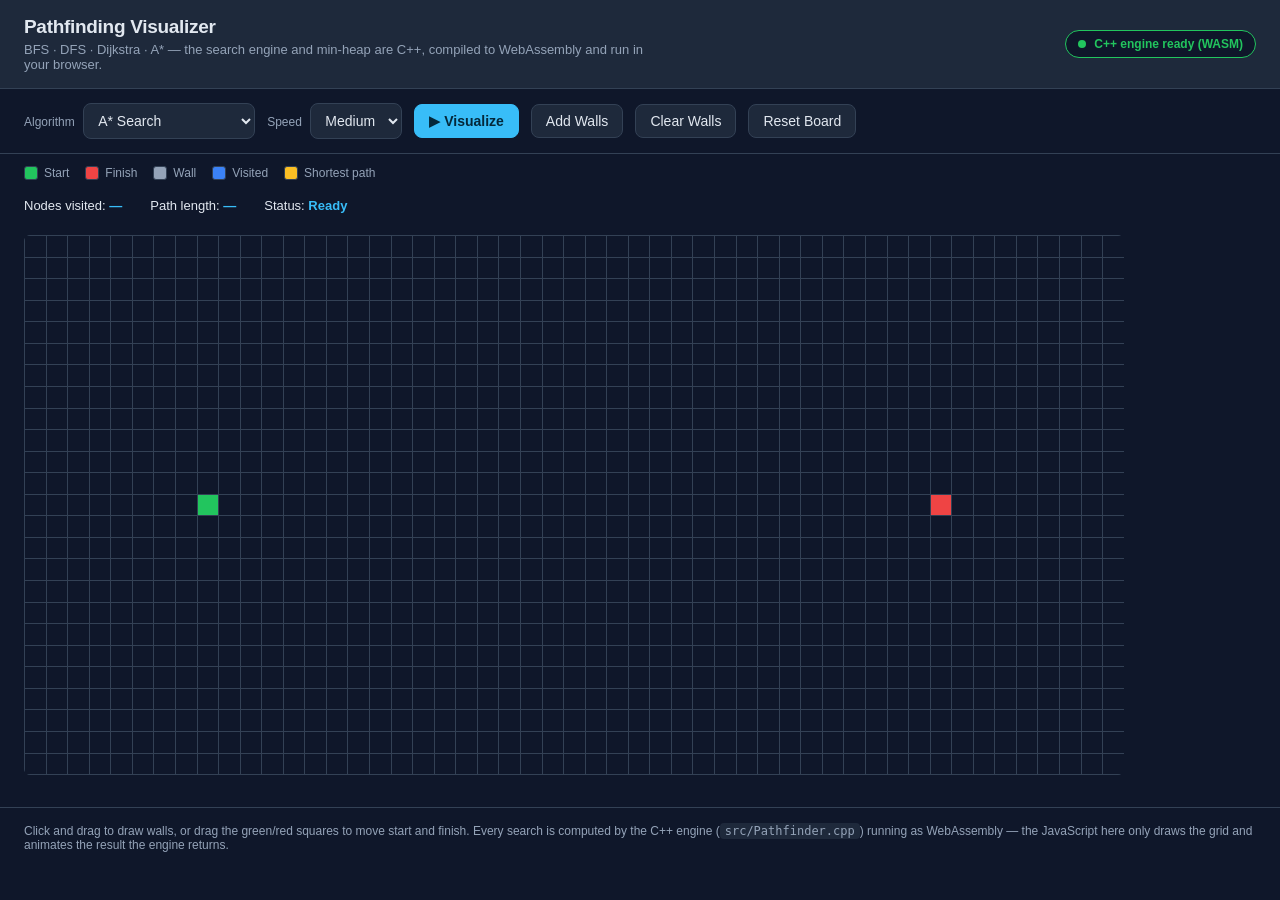
<file: docs/index.html>
<!doctype html>
<html lang="en">
<head>
<meta charset="utf-8">
<meta name="viewport" content="width=device-width, initial-scale=1">
<title>Pathfinding Visualizer — C++ / WebAssembly</title>
<link rel="stylesheet" href="style.css">
</head>
<body>
<header>
  <div>
    <h1>Pathfinding Visualizer</h1>
    <p>BFS · DFS · Dijkstra · A* — the search engine and min-heap are C++, compiled to WebAssembly and run in your browser.</p>
  </div>
  <span class="engine" id="engine"><span class="dot"></span><span id="engine-text">loading C++ engine…</span></span>
</header>

<div class="toolbar">
  <span><label for="algo">Algorithm</label>
    <select id="algo">
      <option value="astar">A* Search</option>
      <option value="dijkstra">Dijkstra</option>
      <option value="bfs">Breadth-First Search</option>
      <option value="dfs">Depth-First Search</option>
    </select>
  </span>
  <span><label for="speed">Speed</label>
    <select id="speed">
      <option value="fast">Fast</option>
      <option value="medium" selected>Medium</option>
      <option value="slow">Slow</option>
    </select>
  </span>
  <button id="run" class="primary" disabled>▶ Visualize</button>
  <button id="maze" disabled>Add Walls</button>
  <button id="clear-walls" disabled>Clear Walls</button>
  <button id="reset" disabled>Reset Board</button>
</div>

<div class="legend">
  <span><i class="swatch start"></i> Start</span>
  <span><i class="swatch finish"></i> Finish</span>
  <span><i class="swatch wall"></i> Wall</span>
  <span><i class="swatch visited"></i> Visited</span>
  <span><i class="swatch path"></i> Shortest path</span>
</div>

<div class="stats">
  <span>Nodes visited: <b id="stat-visited">—</b></span>
  <span>Path length: <b id="stat-path">—</b></span>
  <span>Status: <b id="stat-status">Loading…</b></span>
</div>

<div class="board-wrap">
  <div id="board" role="grid" aria-label="pathfinding grid"></div>
</div>

<footer>
  Click and drag to draw walls, or drag the green/red squares to move start and finish.
  Every search is computed by the C++ engine (<code>src/Pathfinder.cpp</code>) running as WebAssembly — the JavaScript here only draws the grid and animates the result the engine returns.
</footer>

<!-- Emscripten-generated glue (creates window.PathfinderModule). Build with ./build_wasm.sh -->
<script src="pathfinder.js"></script>
<script src="app.js"></script>
</body>
</html>
</file>
<file: docs/style.css>
:root {
  --bg: #0f172a; --panel: #1e293b; --border: #334155;
  --text: #e2e8f0; --muted: #94a3b8; --accent: #38bdf8;
  --start: #22c55e; --finish: #ef4444; --wall: #94a3b8;
  --visited: #3b82f6; --path: #fbbf24;
}
* { box-sizing: border-box; }
body { margin: 0; font-family: -apple-system, BlinkMacSystemFont, "Segoe UI", Roboto, sans-serif;
  background: var(--bg); color: var(--text); min-height: 100vh; }

header { padding: 16px 24px; border-bottom: 1px solid var(--border); background: var(--panel);
  display: flex; align-items: center; justify-content: space-between; gap: 16px; flex-wrap: wrap; }
header h1 { margin: 0; font-size: 19px; letter-spacing: -.3px; }
header p { margin: 4px 0 0; color: var(--muted); font-size: 13px; max-width: 640px; }
.engine { display: inline-flex; align-items: center; gap: 8px; font-size: 12px; font-weight: 600;
  padding: 6px 12px; border-radius: 999px; background: var(--bg); border: 1px solid var(--border); color: var(--muted); }
.engine .dot { width: 8px; height: 8px; border-radius: 50%; background: var(--muted); }
.engine.ready { color: var(--start); border-color: var(--start); }
.engine.ready .dot { background: var(--start); }

.toolbar { display: flex; flex-wrap: wrap; align-items: center; gap: 12px; padding: 14px 24px; border-bottom: 1px solid var(--border); }
.toolbar label { font-size: 12px; color: var(--muted); margin-right: 4px; }
select { background: var(--panel); color: var(--text); border: 1px solid var(--border); border-radius: 8px; padding: 8px 10px; font-size: 14px; cursor: pointer; }
button { border: 1px solid var(--border); border-radius: 8px; padding: 8px 14px; font-size: 14px; cursor: pointer; background: var(--panel); color: var(--text); transition: .15s; }
button:hover:not(:disabled) { border-color: var(--accent); }
button:disabled, select:disabled { opacity: .5; cursor: default; }
button.primary { background: var(--accent); color: #04283a; border-color: var(--accent); font-weight: 600; }

.legend { display: flex; gap: 16px; flex-wrap: wrap; padding: 12px 24px; font-size: 12px; color: var(--muted); }
.legend span { display: inline-flex; align-items: center; gap: 6px; }
.swatch { width: 14px; height: 14px; border-radius: 3px; border: 1px solid var(--border); }
.swatch.start { background: var(--start); } .swatch.finish { background: var(--finish); }
.swatch.wall { background: var(--wall); } .swatch.visited { background: var(--visited); } .swatch.path { background: var(--path); }

.stats { display: flex; gap: 28px; padding: 6px 24px 14px; font-size: 13px; flex-wrap: wrap; }
.stats b { color: var(--accent); font-variant-numeric: tabular-nums; }
#stat-status.ok { color: var(--start); font-weight: 600; }
#stat-status.bad { color: var(--finish); font-weight: 600; }

.board-wrap { padding: 8px 24px 32px; overflow-x: auto; }
#board { display: grid; gap: 1px; width: 100%; max-width: 1100px; background: var(--border);
  border: 1px solid var(--border); border-radius: 6px; user-select: none; }
.cell { aspect-ratio: 1 / 1; background: var(--bg); cursor: pointer; }
.cell.start { background: var(--start); } .cell.finish { background: var(--finish); }
.cell.wall { background: var(--wall); animation: pop .18s ease; }
.cell.visited { background: var(--visited); animation: visitedAnim .4s ease; }
.cell.path { background: var(--path); animation: pop .25s ease; }

@keyframes visitedAnim { 0% { transform: scale(.3); background: var(--accent); border-radius: 50%; } 100% { transform: scale(1); background: var(--visited); border-radius: 0; } }
@keyframes pop { 0% { transform: scale(.5); } 100% { transform: scale(1); } }

footer { padding: 16px 24px 40px; color: var(--muted); font-size: 12px; border-top: 1px solid var(--border); }
footer code { background: var(--panel); padding: 1px 5px; border-radius: 4px; }
</file>
